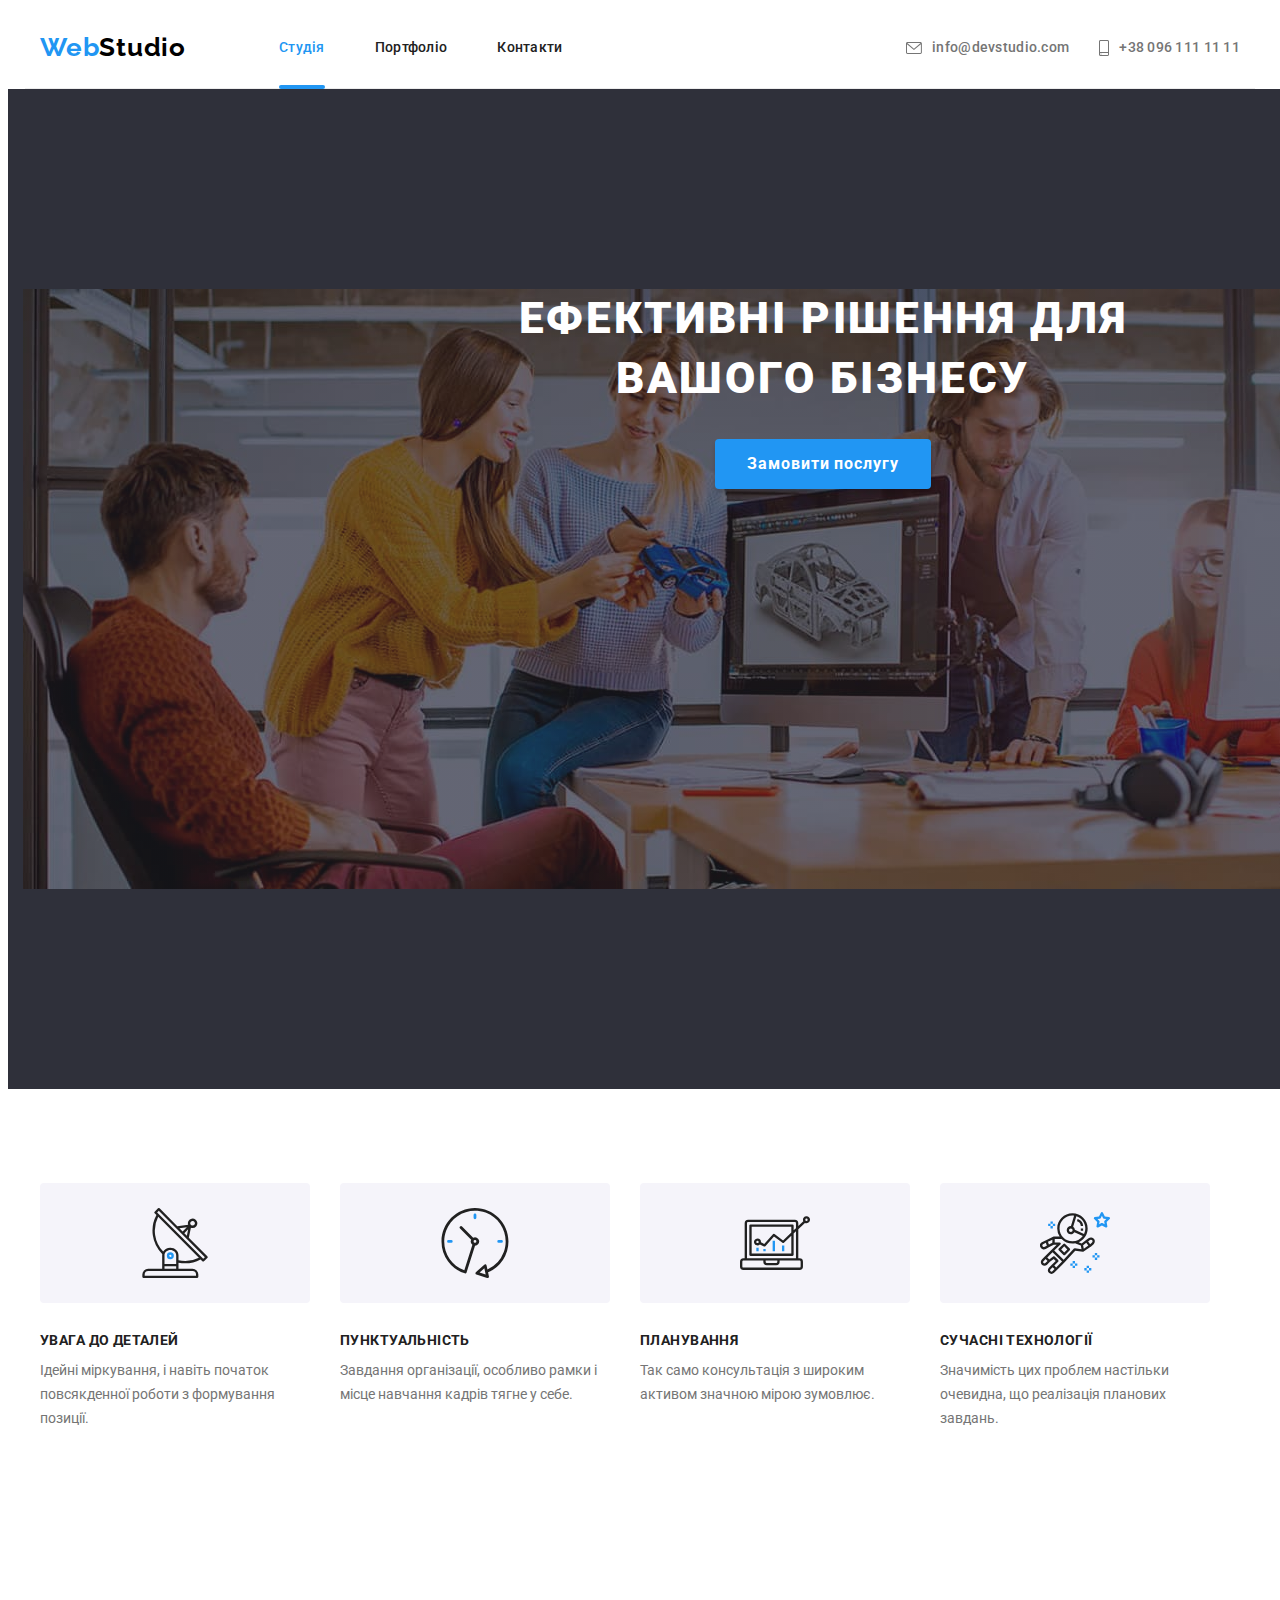
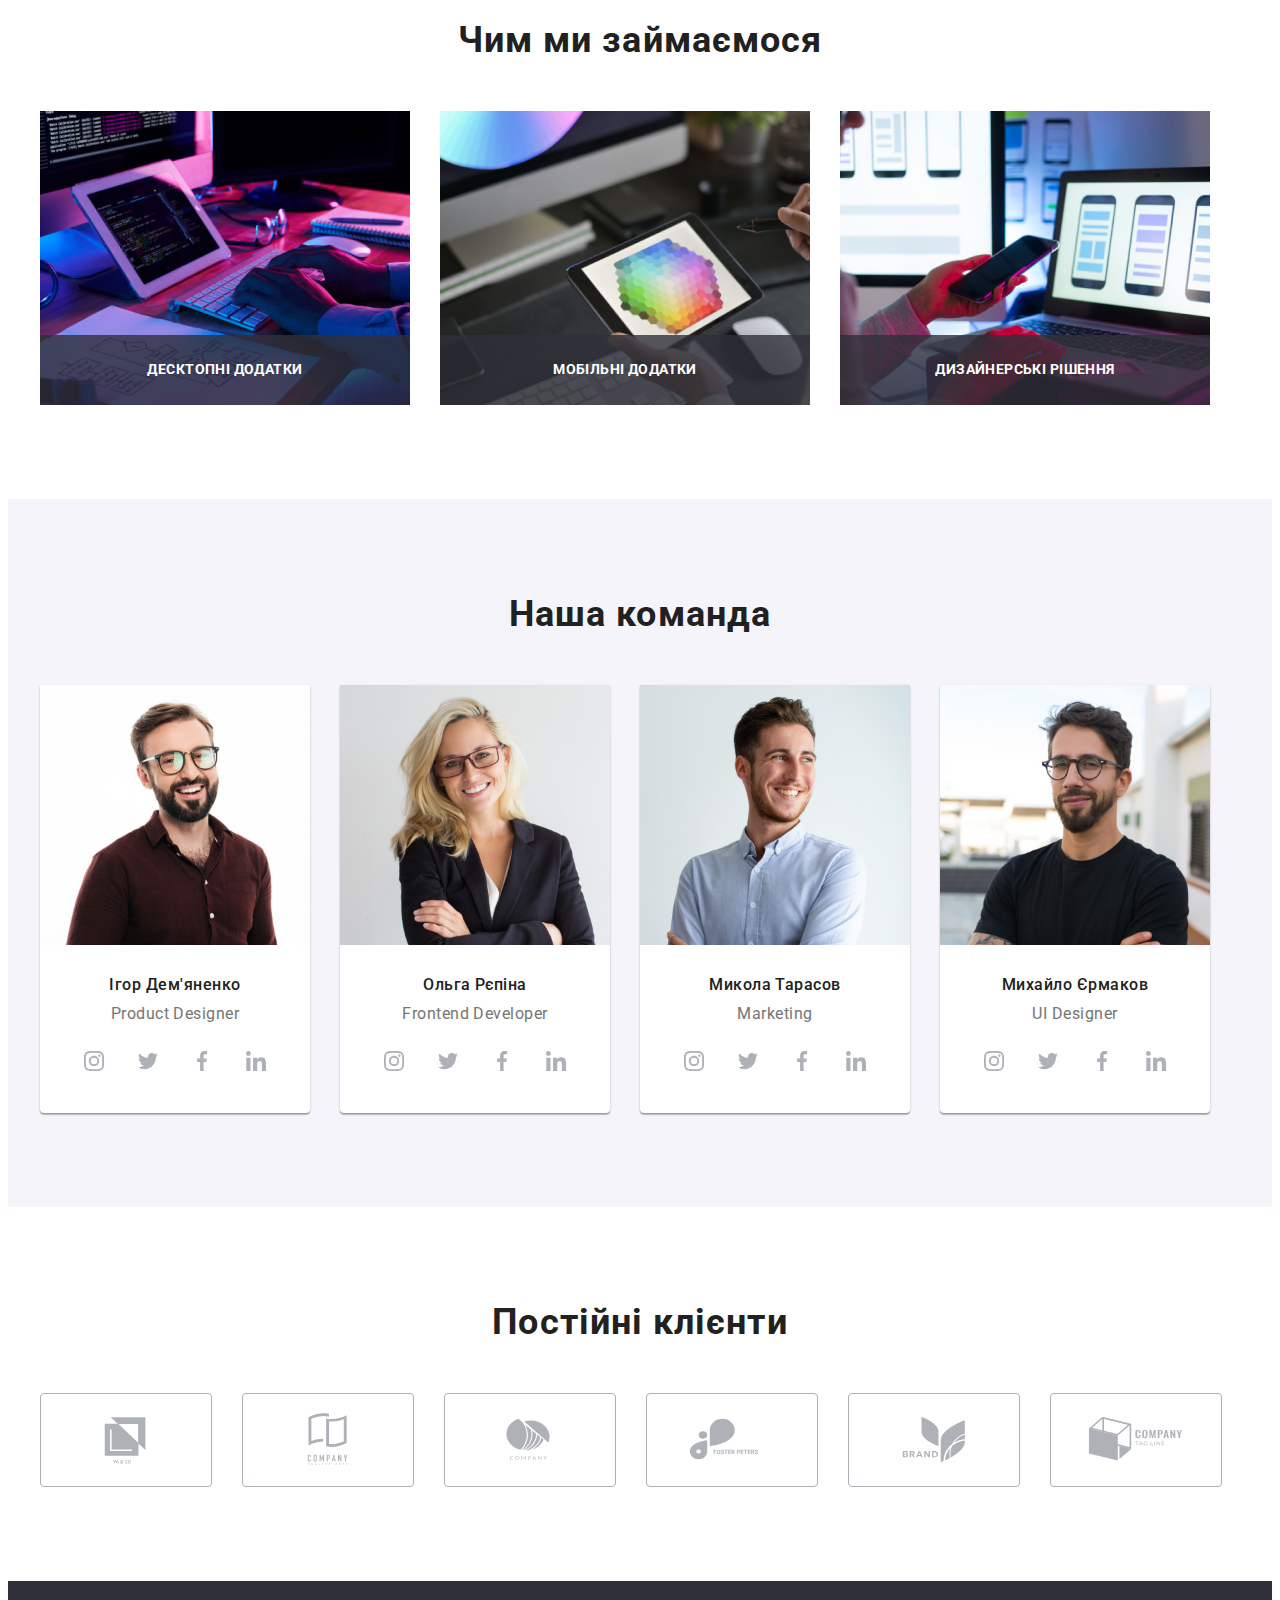
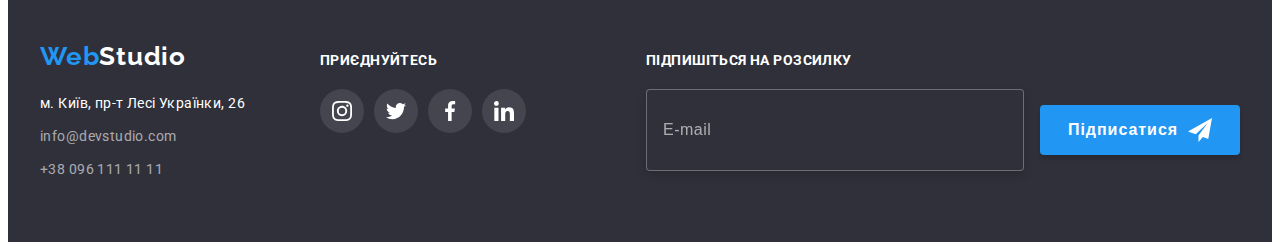
<file: index.html>
<!DOCTYPE html>
<html lang="uk">
  <head>
    <meta charset="UTF-8" />
    <meta http-equiv="X-UA-Compatible" content="IE=edge" />
    <meta name="viewport" content="width=device-width, initial-scale=1.0" />
    <title>Web studio (Version2.1) - Figma</title>
    <link
      href="https://fonts.googleapis.com/css2?family=Raleway:wght@700&family=Roboto:wght@400;500;700;900&display=swap"
      rel="stylesheet"
    />
    <!-- normalize -->
    <link
      rel="stylesheet"
      href="https://cdnjs.cloudflare.com/ajax/libs/modern-normalize/1.1.0/modern-normalize.min.css"
      integrity="sha512-wpPYUAdjBVSE4KJnH1VR1HeZfpl1ub8YT/NKx4PuQ5NmX2tKuGu6U/JRp5y+Y8XG2tV+wKQpNHVUX03MfMFn9Q=="
      crossorigin="anonymous"
      referrerpolicy="no-referrer"
    />
    <link rel="stylesheet" href="./css/main.min.css">
    <link rel="stylesheet" href="./css/styles.css" />
  </head>
  <body>
    <!-- Шапка -->
    <header>
      <div class="container header-container">
        <nav class="nav">
          <a href="./index.html" class="nav-link-logo"
            ><span class="nav-logo">Web</span><span class="nav-logocolor">Studio</span></a
          >
          <ul class="header-list">
            <li class="current-item">
              <a class="current nav-link nav-link-current" href="">Студія</a>
            </li>
            <li>
              <a href="./portfolio.html" class="nav-link">Портфоліо</a>
            </li>
            <li>
              <a href="" class="nav-link">Контакти</a>
            </li>
          </ul>
        </nav>
        <ul class="header-group">
          <li>
            <a class="contact" href="mailto:info@devstudio.com">
              <svg width="16" height="12">
                <use href="./images/icons.svg#icon-mail"></use>
              </svg>
              info@devstudio.com
            </a>
          </li>
          <li>
            <a class="contact" href="tel:+380961111111">
              <svg width="10" height="16">
                <use href="./images/icons.svg#icon-smartphone"></use>
              </svg>
              +38 096 111 11 11</a
            >
          </li>
        </ul>
      </div>
    </header>
    <!-- Головна -->
    <main>
      <section class="hero-section section">
        <div class="container overlay">
          <h1>Ефективні рішення для вашого бізнесу</h1>
          <button type="button" class="button-order" data-modal-open>Замовити послугу</button>
        </div>
      </section>
      <!-- Ососбливості -->
      <section class="about section">
        <div class="container">
          <h2 class="visually-hidden">Ососбливості</h2>
          <ul class="about__list">
            <li class="about__item">
              <div class="about__thumb">
                <svg class="about__icon" width="70" height="70">
                  <use href="./images/icons.svg#icon-antenna"></use>
                </svg>
              </div>

              <h3 class="about__title">УВАГА ДО ДЕТАЛЕЙ</h3>
              <p class="about__desc">Ідейні міркування, і навіть початок повсякденної роботи з формування позиції.</p>
            </li>

            <li class="about__item">
              <div class="about__thumb">
                <svg class="about__icon" width="70" height="70">
                  <use href="./images/icons.svg#icon-clock"></use>
                </svg>
              </div>
              <h3 class="about__title">ПУНКТУАЛЬНІСТЬ</h3>
              <p class="about__desc">Завдання організації, особливо рамки і місце навчання кадрів тягне у себе.</p>
            </li>

            <li class="about__item">
              <div class="about__thumb">
                <svg class="about__icon" width="70" height="70">
                  <use href="./images/icons.svg#icon-diagram"></use>
                </svg>
              </div>
              <h3 class="about__title">ПЛАНУВАННЯ</h3>
              <p class="about__desc">Так само консультація з широким активом значною мірою зумовлює.</p>
            </li>

            <li class="about__item">
              <div class="about__thumb">
                <svg class="about__icon" width="70" height="70">
                  <use href="./images/icons.svg#icon-astronaut"></use>
                </svg>
              </div>
              <h3 class="about__title">СУЧАСНІ ТЕХНОЛОГІЇ</h3>
              <p class="about__desc">Значимість цих проблем настільки очевидна, що реалізація планових завдань.</p>
            </li>
          </ul>
        </div>
      </section>
      <!-- Чим ми займаємося -->
      <section class="section work">
        <div class="container">
          <h2 class="work__title">Чим ми займаємося</h2>
          <ul class="work__list">
            <li class="work__item">
              <div class="card-thumb">
                <img
                  src="./images/img1.jpg"
                  alt="людина набирає текст на клавіатурі"
                  width="370"
                  height="294"
                />
                <p class="card-thumb__text">Десктопні додатки</p>
              </div>
            </li>
            <li class="work__item">
              <div class="card-thumb">
                <img src="./images/img2.jpg" alt="тримає планшет в руці" width="370" height="294" />
                <p class="card-thumb__text">Мобільні додатки</p>
              </div>
            </li>
            <li class="work__item">
              <div class="card-thumb">
                <img
                  src="./images/img3.jpg"
                  alt="тримає телефон в руці перед ноутбуком"
                  width="370"
                  height="294"
                />
                <p class="card-thumb__text">Дизайнерські рішення</p>
              </div>
            </li>
          </ul>
        </div>
      </section>
      <!-- Наша команда -->
      <section class="team section">
        <div class="container">
          <h2 class="team__title">Наша команда</h2>
          <ul class="team__list">
            <li class="team__item">
              <img src="./images/img4.jpg" alt="Ігор Дем'яненко" width="270" height="260" />
              <div class="team__our-teammate">
                <h3 class="team__name-title">Ігор Дем'яненко</h3>
                <p class="team__position">Product Designer</p>
                <ul class="team__social-list">
                  <li class="team__social-item">
                    <a
                      class="team__social-link"
                      href="https://instagram.com"
                      target="_blank"
                      rel="noopener noreferrer"
                      aria-label="Instagram"
                      ><svg class="team__social-icon" width="20" height="20">
                        <use href="./images/icons.svg#icon-instagram"></use></svg
                    ></a>
                  </li>
                  <li class="team__social-item">
                    <a
                      class="team__social-link"
                      href="https://twitter.com"
                      target="_blank"
                      rel="noopener noreferrer"
                      aria-label="Twitter"
                      ><svg class="team__social-icon" width="20" height="20">
                        <use href="./images/icons.svg#icon-twitter"></use></svg
                    ></a>
                  </li>
                  <li class="team__social-item">
                    <a
                      class="team__social-link"
                      href="https://facebook.com"
                      target="_blank"
                      rel="noopener noreferrer"
                      aria-label="Facebook"
                      ><svg class="team__social-icon" width="20" height="20">
                        <use href="./images/icons.svg#icon-facebook"></use></svg
                    ></a>
                  </li>
                  <li class="team__social-item">
                    <a
                      class="team__social-link"
                      href="https://linkedin.com"
                      target="_blank"
                      rel="noopener noreferrer"
                      aria-label="LinkedIn"
                      ><svg class="team__social-icon" width="20" height="20">
                        <use href="./images/icons.svg#icon-linkedin"></use></svg
                    ></a>
                  </li>
                </ul>
              </div>
            </li>
            <li class="team__item">
              <img src="./images/img5.jpg" alt="Ольга Рєпіна" width="270" height="260" />
              <div class="team__our-teammate">
                <h3 class="team__name-title">Ольга Рєпіна</h3>
                <p class="team__position">Frontend Developer</p>
                <ul class="team__social-list">
                  <li class="team__social-item">
                    <a
                      class="team__social-link"
                      href="https://instagram.com"
                      target="_blank"
                      rel="noopener noreferrer"
                      aria-label="Instagram"
                      ><svg class="team__social-icon" width="20" height="20">
                        <use href="./images/icons.svg#icon-instagram"></use></svg
                    ></a>
                  </li>
                  <li class="team__social-item">
                    <a
                      class="team__social-link"
                      href="https://twitter.com"
                      target="_blank"
                      rel="noopener noreferrer"
                      aria-label="Twitter"
                      ><svg class="team__social-icon" width="20" height="20">
                        <use href="./images/icons.svg#icon-twitter"></use></svg
                    ></a>
                  </li>
                  <li class="team__social-item">
                    <a
                      class="team__social-link"
                      href="https://facebook.com"
                      target="_blank"
                      rel="noopener noreferrer"
                      aria-label="Facebook"
                      ><svg class="team__social-icon" width="20" height="20">
                        <use href="./images/icons.svg#icon-facebook"></use></svg
                    ></a>
                  </li>
                  <li class="team__social-item">
                    <a
                      class="team__social-link"
                      href="https://linkedin.com"
                      target="_blank"
                      rel="noopener noreferrer"
                      aria-label="LinkedIn"
                      ><svg class="team__social-icon" width="20" height="20">
                        <use href="./images/icons.svg#icon-linkedin"></use></svg
                    ></a>
                  </li>
                </ul>
              </div>
            </li>
            <li class="team__item">
              <img src="./images/img6.jpg" alt="Микола Тарасов" width="270" height="260" />
              <div class="team__our-teammate">
                <h3 class="team__name-title">Микола Тарасов</h3>
                <p class="team__position">Marketing</p>
                <ul class="team__social-list">
                  <li class="team__social-item">
                    <a
                      class="team__social-link"
                      href="https://instagram.com"
                      target="_blank"
                      rel="noopener noreferrer"
                      aria-label="Instagram"
                      ><svg class="team__social-icon" width="20" height="20">
                        <use href="./images/icons.svg#icon-instagram"></use></svg
                    ></a>
                  </li>
                  <li class="team__social-item">
                    <a
                      class="team__social-link"
                      href="https://twitter.com"
                      target="_blank"
                      rel="noopener noreferrer"
                      aria-label="Twitter"
                      ><svg class="team__social-icon" width="20" height="20">
                        <use href="./images/icons.svg#icon-twitter"></use></svg
                    ></a>
                  </li>
                  <li class="team__social-item">
                    <a
                      class="team__social-link"
                      href="https://facebook.com"
                      target="_blank"
                      rel="noopener noreferrer"
                      aria-label="Facebook"
                      ><svg class="team__social-icon" width="20" height="20">
                        <use href="./images/icons.svg#icon-facebook"></use></svg
                    ></a>
                  </li>
                  <li class="team__social-item">
                    <a
                      class="team__social-link"
                      href="https://linkedin.com"
                      target="_blank"
                      rel="noopener noreferrer"
                      aria-label="LinkedIn"
                      ><svg class="team__social-icon" width="20" height="20">
                        <use href="./images/icons.svg#icon-linkedin"></use></svg
                    ></a>
                  </li>
                </ul>
              </div>
            </li>
            <li class="team__item">
              <img src="./images/img7.jpg" alt="Михайло Єрмаков" width="270" height="260" />
              <div class="team__our-teammate">
                <h3 class="team__name-title">Михайло Єрмаков</h3>
                <p class="team__position">UI Designer</p>
                <ul class="team__social-list">
                  <li class="team__social-item">
                    <a
                      class="team__social-link"
                      href="https://instagram.com"
                      target="_blank"
                      rel="noopener noreferrer"
                      aria-label="Instagram"
                      ><svg class="team__social-icon" width="20" height="20">
                        <use href="./images/icons.svg#icon-instagram"></use></svg
                    ></a>
                  </li>
                  <li class="team__social-item">
                    <a
                      class="team__social-link"
                      href="https://twitter.com"
                      target="_blank"
                      rel="noopener noreferrer"
                      aria-label="Twitter"
                      ><svg class="team__social-icon" width="20" height="20">
                        <use href="./images/icons.svg#icon-twitter"></use></svg
                    ></a>
                  </li>
                  <li class="team__social-item">
                    <a
                      class="team__social-link"
                      href="https://facebook.com"
                      target="_blank"
                      rel="noopener noreferrer"
                      aria-label="Facebook"
                      ><svg class="team__social-icon" width="20" height="20">
                        <use href="./images/icons.svg#icon-facebook"></use></svg
                    ></a>
                  </li>
                  <li class="team__social-item">
                    <a
                      class="team__social-link"
                      href="https://linkedin.com"
                      target="_blank"
                      rel="noopener noreferrer"
                      aria-label="LinkedIn"
                      ><svg class="team__social-icon" width="20" height="20">
                        <use href="./images/icons.svg#icon-linkedin"></use></svg
                    ></a>
                  </li>
                </ul>
              </div>
            </li>
          </ul>
        </div>
      </section>
      <!-- Наші клієнти -->
      <section class="section our-clients">
        <div class="container">
          <h2 class="our-clients__title">Постійні клієнти</h2>
          <ul class="our-clients__list">
            <li class="our-clients__item">
              <a class="our-clients__link" href="" target="_blank" rel="noopener noreferrer">
                <svg class="our-clients__logo" width="106" height="60">
                  <use href="./images/icons.svg#icon-Logo-1"></use></svg
              ></a>
            </li>
            <li class="our-clients__item">
              <a class="our-clients__link" href="" target="_blank" rel="noopener noreferrer">
                <svg class="our-clients__logo" width="106" height="60">
                  <use href="./images/icons.svg#icon-Logo-2"></use></svg
              ></a>
            </li>
            <li class="our-clients__item">
              <a class="our-clients__link" href="" target="_blank" rel="noopener noreferrer">
                <svg class="our-clients__logo" width="106" height="60">
                  <use href="./images/icons.svg#icon-Logo-3"></use></svg
              ></a>
            </li>
            <li class="our-clients__item">
              <a class="our-clients__link" href="" target="_blank" rel="noopener noreferrer">
                <svg class="our-clients__logo" width="106" height="60">
                  <use href="./images/icons.svg#icon-Logo-4"></use></svg
              ></a>
            </li>
            <li class="our-clients__item">
              <a class="our-clients__link" href="" target="_blank" rel="noopener noreferrer">
                <svg class="our-clients__logo" width="106" height="60">
                  <use href="./images/icons.svg#icon-Logo-5"></use></svg
              ></a>
            </li>
            <li class="our-clients__item">
              <a class="our-clients__link" href="" target="_blank" rel="noopener noreferrer">
                <svg class="our-clients__logo" width="106" height="60">
                  <use href="./images/icons.svg#icon-Logo-6"></use></svg
              ></a>
            </li>
          </ul>
        </div>
      </section>
    </main>
    <!-- Підвал -->
    <footer>
      <div class="container footer">
        <div class="adress-footer">
          <a href="./index.html" class="footer-logo"
            ><span class="footer-logo-color">Web</span
            ><span class="footer-logocolor">Studio</span></a
          >
          <address class="address">
            <ul class="adress-list">
              <li>
                <a
                  href="https://goo.gl/maps/HY2AUErTmm1fDFxa6"
                  target="_blank"
                  rel="noopener noreferrer"
                  class="footer-map-contact"
                  >м. Київ, пр-т Лесі Українки, 26</a
                >
              </li>
              <li>
                <a href="mailto:info@devstudio.com" class="footer-contact">info@devstudio.com</a>
              </li>
              <li><a href="tel:+380961111111" class="footer-contact">+38 096 111 11 11</a></li>
            </ul>
          </address>
        </div>

        <div class="our-social-links">
          <h2 class="join-in">Приєднуйтесь</h2>
          <ul class="social-links">
            <li class="social-item">
              <a
                class="social-link-footer"
                href="https://instagram.com"
                target="_blank"
                rel="noopener noreferrer"
                aria-label="Instagram"
                ><svg class="social-icon-footer" width="20" height="20">
                  <use href="./images/icons.svg#icon-instagram"></use></svg
              ></a>
            </li>
            <li class="social-item">
              <a
                class="social-link-footer"
                href="https://twitter.com"
                target="_blank"
                rel="noopener noreferrer"
                aria-label="Twitter"
                ><svg class="social-icon-footer" width="20" height="20">
                  <use href="./images/icons.svg#icon-twitter"></use></svg
              ></a>
            </li>
            <li class="social-item">
              <a
                class="social-link-footer"
                href="https://facebook.com"
                target="_blank"
                rel="noopener noreferrer"
                aria-label="Facebook"
                ><svg class="social-icon-footer" width="20" height="20">
                  <use href="./images/icons.svg#icon-facebook"></use></svg
              ></a>
            </li>
            <li class="social-item">
              <a
                class="social-link-footer"
                href="https://linkedin.com"
                target="_blank"
                rel="noopener noreferrer"
                aria-label="LinkedIn"
                ><svg class="social-icon-footer" width="20" height="20">
                  <use href="./images/icons.svg#icon-linkedin"></use></svg
              ></a>
            </li>
          </ul>
        </div>

        <div class="tg-input">
          <strong class="come-in">Підпишіться на розсилку</strong>
          <div class="tg-input-form" role="group">
            <form class="form-field">
              <label>
                <input class="footer-input" type="email" name="email" placeholder="E-mail" />
              </label>

              <button class="tg-btn" type="submit">
                Підписатися 

                <svg class="tg-icon" width="24" height="24">
                  <use href="./images/icons.svg#telegram"></use>
                </svg>
              </button>
            </form>
          </div>
        </div>
      </div>
    </footer>
    <!-- modal window -->
    <div class="backdrop is-hidden" data-modal>
      <div class="modal-window">
        <button class="modal-btn" type="button" data-modal-close>
          <svg class="close-icon" width="18" height="18">
            <use href="./images/icons.svg#close"></use>
          </svg>
        </button>

        <form class="modal-field">
          <strong class="modal-text-title">Залиште свої дані, ми вам передзвонимо</strong>
          <div class="modal-input" role="group">
            <label class="modal-label" for="name">
              <span class="modal-text-name">Ім'я</span>
              <input
                class="user-contact-input"
                type="text"
                name="name"
                id="name"
                required
              />
              <svg class="modal-icon" width="18" height="18">
                <use href="./images/icons.svg#person"></use>
              </svg>
            </label>

            <label class="modal-label" for="tel">
              <span class="modal-text-name">Телефон</span>
              <input
                class="user-contact-input"
                type="tel"
                name="tel"
                id="tel"
                required
              />
              <svg class="modal-icon" width="18" height="18">
                <use href="./images/icons.svg#phone-black"></use>
              </svg>
            </label>

            <label class="modal-label" for="email">
              <span class="modal-text-name">Пошта</span>
              <input
                class="user-contact-input"
                type="email"
                name="email"
                id="email"
                required
              />
              <svg class="modal-icon" width="18" height="18">
                <use href="./images/icons.svg#email-black"></use>
              </svg>
            </label>

            <label>
              <span class="modal-text-name">Коментар</span>
              <textarea
                class="textarea"
                name="feedback"
                rows="5"
                placeholder="Введіть текст"
              ></textarea>
            </label>

            <label for="checkbox" class="checkbox">
              <input
                class="chekbox-input visually-hidden"
                type="checkbox"
                name="checkbox"
                id="checkbox"
                required
              />

              <svg class="form-chek" width="16" height="15">
                <use class="uncheked" href="./images/icons.svg#icon-unchek"></use>
                <use class="cheked" href="./images/icons.svg#icon-check"></use>
              </svg>

              <span class="license-text"> Погоджуюся з розсилкою та приймаю</span>
              <a class="license-link" href="">Умови договору</a>
            </label>
          </div>
          <button type="submit" class="chek-modal-btn">Відправити</button>
        </form>
      </div>
    </div>
    <script src="./modal.js"></script>
  </body>
</html>
</file>
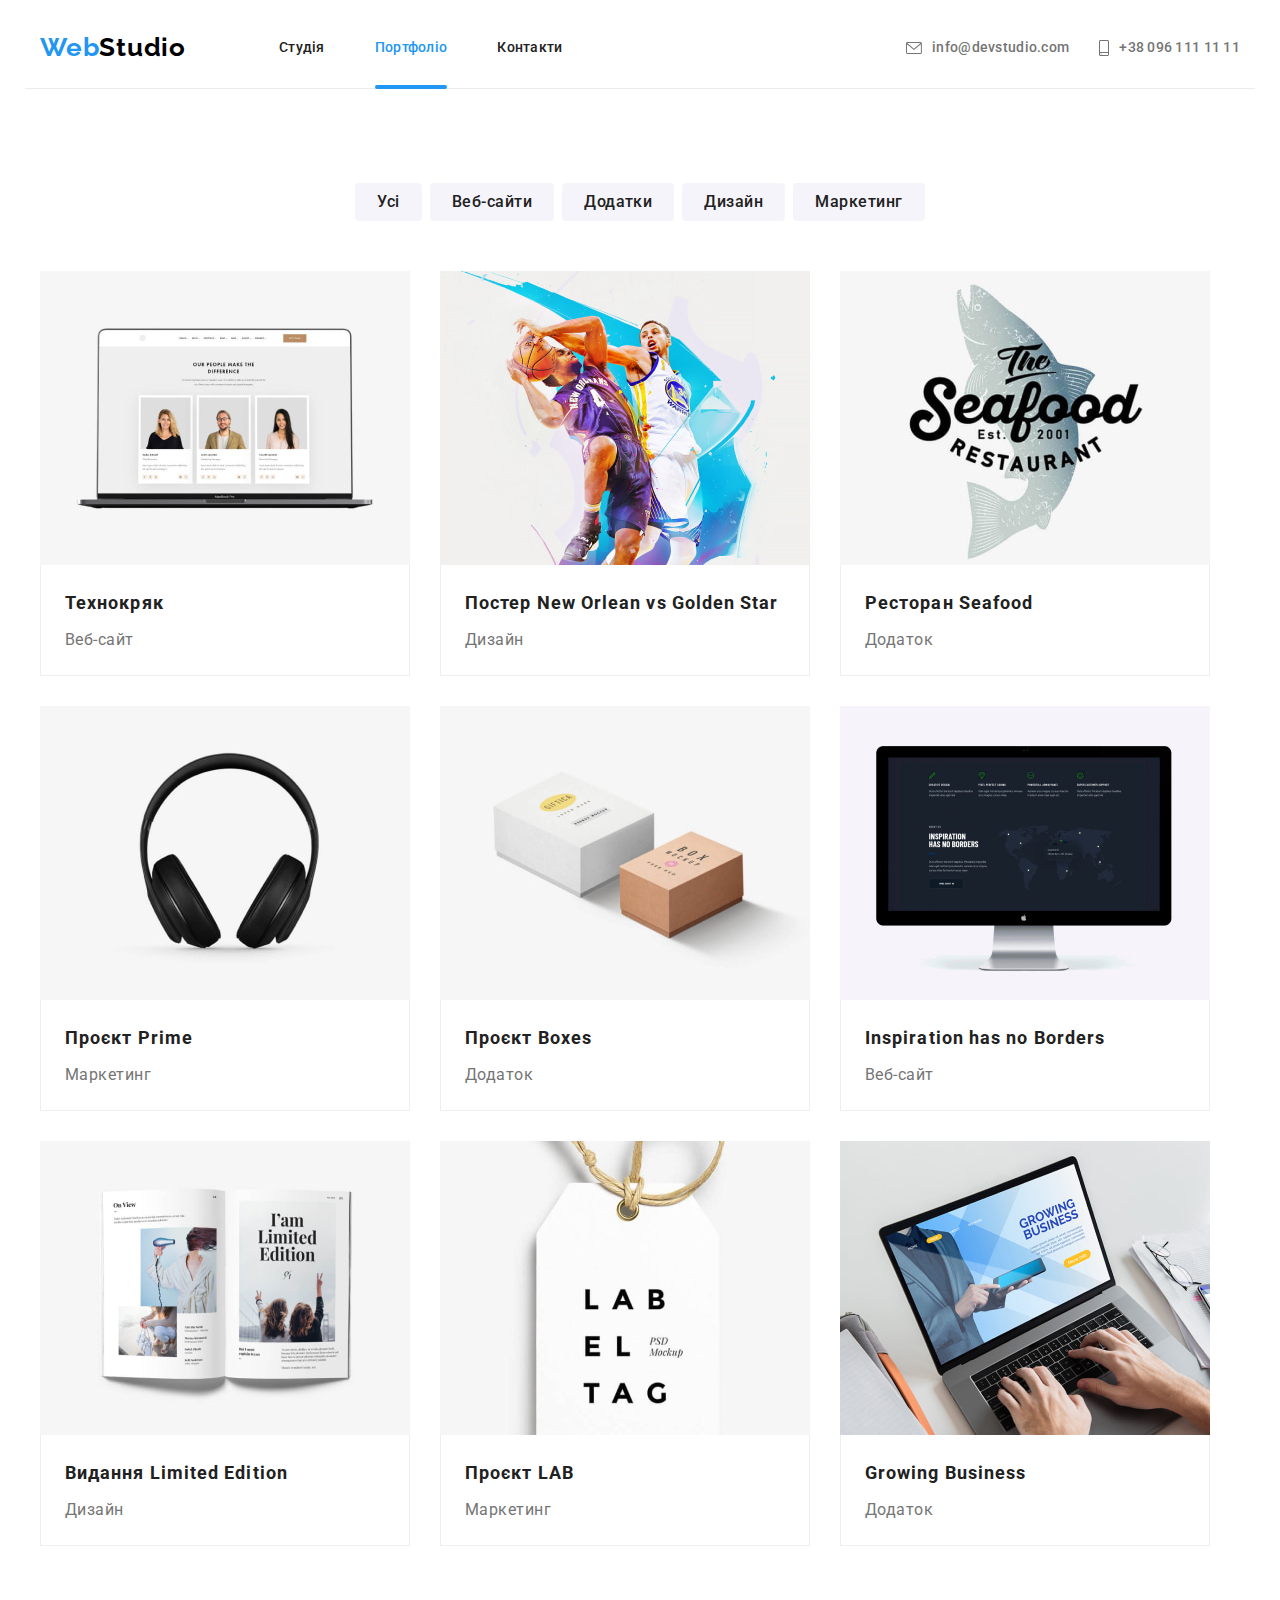
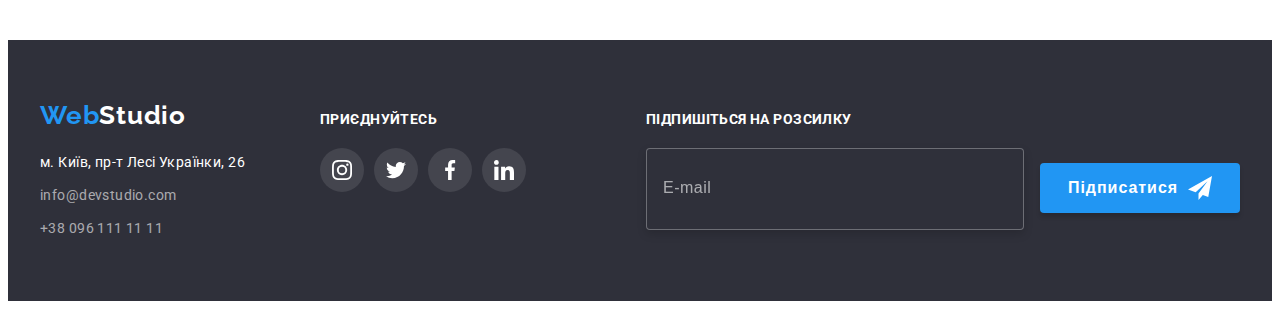
<file: portfolio.html>
<!DOCTYPE html>
<html lang="uk">
  <head>
    <meta charset="UTF-8" />
    <meta http-equiv="X-UA-Compatible" content="IE=edge" />
    <meta name="viewport" content="width=device-width, initial-scale=1.0" />
    <title>Web studio (Version2.1) - Figma</title>
    <link
      href="https://fonts.googleapis.com/css2?family=Raleway:wght@700&family=Roboto:wght@400;500;700;900&display=swap"
      rel="stylesheet"
    />
    <!-- normalize -->
    <link
      rel="stylesheet"
      href="https://cdnjs.cloudflare.com/ajax/libs/modern-normalize/1.1.0/modern-normalize.min.css"
      integrity="sha512-wpPYUAdjBVSE4KJnH1VR1HeZfpl1ub8YT/NKx4PuQ5NmX2tKuGu6U/JRp5y+Y8XG2tV+wKQpNHVUX03MfMFn9Q=="
      crossorigin="anonymous"
      referrerpolicy="no-referrer"
    />
    <link rel="stylesheet" href="./css/main.min.css">
    <link rel="stylesheet" href="./css/styles.css" />
  </head>
  <body>
    <!-- Шапка -->
    <header>
      <div class="container header-container">
        <nav class="nav">
          <a href="./index.html" class="nav-link-logo"
            ><span class="nav-logo">Web</span><span class="nav-logocolor">Studio</span></a
          >
          <ul class="header-list">
            <li>
              <a class="nav-link" href="./index.html">Студія</a>
            </li>
            <li class="current-item">
              <a href="./portfolio.html" class="current nav-link nav-link-current">Портфоліо</a>
            </li>
            <li>
              <a href="" class="nav-link">Контакти</a>
            </li>
          </ul>
        </nav>
        <ul class="header-group">
          <li>
            <a href="mailto:info@devstudio.com" class="contact">
              <svg class="" width="16" height="12">
                <use href="./images/icons.svg#icon-mail"></use>
              </svg>
              info@devstudio.com
            </a>
          </li>
          <li>
            <a href="tel:+380961111111" class="contact">
              <svg width="10" height="16">
                <use href="./images/icons.svg#icon-smartphone"></use>
              </svg>
              +38 096 111 11 11</a
            >
          </li>
        </ul>
      </div>
    </header>
    <!-- Головна -->
    <main>
      <section class="portfolio-container">
        <div class="container">
          <h1 class="visually-hidden">Портфоліо</h1>
          <ul class="radio-buttons">
            <li><button type="button" class="radio-button">Усі</button></li>
            <li><button type="button" class="radio-button">Веб-сайти</button></li>
            <li><button type="button" class="radio-button">Додатки</button></li>
            <li><button type="button" class="radio-button">Дизайн</button></li>
            <li><button type="button" class="radio-button">Маркетинг</button></li>
          </ul>
          <ul class="portfolio-list">
            <li class="portfolio-item">
              <a class="box-item" href="">
                <div class="thumb">
                  <img src="./images/img8.jpg" alt="ноутбук" width="370" height="294" />
                  <div class="thumb-text">
                    <p class="thumb-text-p">
                      Ресурс пропонує комплексні пропозиції з різним рівнем функціоналу та сервісів.
                      Все це дозволить відвідувачу отримати вичерпні відомості про компанію чи
                      приватну особу.
                    </p>
                  </div>
                </div>
                <div class="border-item">
                  <h2 class="work-title">Технокряк</h2>
                  <p class="box-name">Веб-сайт</p>
                </div>
              </a>
            </li>
            <li class="portfolio-item">
              <a class="box-item" href="">
                <div class="thumb">
                  <img src="./images/img9.jpg" alt="баскетболісти" width="370" height="294" />
                  <div class="thumb-text">
                    <p class="thumb-text-p">
                      Ресурс пропонує комплексні пропозиції з різним рівнем функціоналу та сервісів.
                      Все це дозволить відвідувачу отримати вичерпні відомості про компанію чи
                      приватну особу.
                    </p>
                  </div>
                </div>
                <div class="border-item">
                  <h2 class="work-title">Постер New Orlean vs Golden Star</h2>
                  <p class="box-name">Дизайн</p>
                </div>
              </a>
            </li>
            <li class="portfolio-item">
              <a class="box-item" href="">
                <div class="thumb">
                  <img src="./images/img10.jpg" alt="логотип ресторану" width="370" height="294" />
                  <div class="thumb-text">
                    <p class="thumb-text-p">
                      Ресурс пропонує комплексні пропозиції з різним рівнем функціоналу та сервісів.
                      Все це дозволить відвідувачу отримати вичерпні відомості про компанію чи
                      приватну особу.
                    </p>
                  </div>
                </div>
                <div class="border-item">
                  <h2 class="work-title">Ресторан Seafood</h2>
                  <p class="box-name">Додаток</p>
                </div>
              </a>
            </li>
            <li class="portfolio-item">
              <a class="box-item" href="">
                <div class="thumb">
                  <img src="./images/img11.jpg" alt="навушники" width="370" height="294" />
                  <div class="thumb-text">
                    <p class="thumb-text-p">
                      Ресурс пропонує комплексні пропозиції з різним рівнем функціоналу та сервісів.
                      Все це дозволить відвідувачу отримати вичерпні відомості про компанію чи
                      приватну особу.
                    </p>
                  </div>
                </div>
                <div class="border-item">
                  <h2 class="work-title">Проєкт Prime</h2>
                  <p class="box-name">Маркетинг</p>
                </div>
              </a>
            </li>
            <li class="portfolio-item">
              <a class="box-item" href="">
                <div class="thumb">
                  <img src="./images/img13.jpg" alt="дві коробки" width="370" height="294" />
                  <div class="thumb-text">
                    <p class="thumb-text-p">
                      Ресурс пропонує комплексні пропозиції з різним рівнем функціоналу та сервісів.
                      Все це дозволить відвідувачу отримати вичерпні відомості про компанію чи
                      приватну особу.
                    </p>
                  </div>
                </div>
                <div class="border-item">
                  <h2 class="work-title">Проєкт Boxes</h2>
                  <p class="box-name">Додаток</p>
                </div>
              </a>
            </li>
            <li class="portfolio-item">
              <a class="box-item" href="">
                <div class="thumb">
                  <img src="./images/img12.jpg" alt="монітор" width="370" height="294" />
                  <div class="thumb-text">
                    <p class="thumb-text-p">
                      Ресурс пропонує комплексні пропозиції з різним рівнем функціоналу та сервісів.
                      Все це дозволить відвідувачу отримати вичерпні відомості про компанію чи
                      приватну особу.
                    </p>
                  </div>
                </div>
                <div class="border-item">
                  <h2 class="work-title">Inspiration has no Borders</h2>
                  <p class="box-name">Веб-сайт</p>
                </div>
              </a>
            </li>
            <li class="portfolio-item">
              <a class="box-item" href="">
                <div class="thumb">
                  <img src="./images/img14.jpg" alt="книжка" width="370" height="294" />
                  <div class="thumb-text">
                    <p class="thumb-text-p">
                      Ресурс пропонує комплексні пропозиції з різним рівнем функціоналу та сервісів.
                      Все це дозволить відвідувачу отримати вичерпні відомості про компанію чи
                      приватну особу.
                    </p>
                  </div>
                </div>
                <div class="border-item">
                  <h2 class="work-title">Видання Limited Edition</h2>
                  <p class="box-name">Дизайн</p>
                </div>
              </a>
            </li>
            <li class="portfolio-item">
              <a class="box-item" href="">
                <div class="thumb">
                  <img src="./images/img15.jpg" alt="бірка" width="370" height="294" />
                  <div class="thumb-text">
                    <p class="thumb-text-p">
                      Ресурс пропонує комплексні пропозиції з різним рівнем функціоналу та сервісів.
                      Все це дозволить відвідувачу отримати вичерпні відомості про компанію чи
                      приватну особу.
                    </p>
                  </div>
                </div>
                <div class="border-item">
                  <h2 class="work-title">Проєкт LAB</h2>
                  <p class="box-name">Маркетинг</p>
                </div>
              </a>
            </li>
            <li class="portfolio-item">
              <a class="box-item" href="">
                <div class="thumb">
                  <img src="./images/img16.jpg" alt="ноутбук" width="370" height="294" />
                  <div class="thumb-text">
                    <p class="thumb-text-p">
                      Ресурс пропонує комплексні пропозиції з різним рівнем функціоналу та сервісів.
                      Все це дозволить відвідувачу отримати вичерпні відомості про компанію чи
                      приватну особу.
                    </p>
                  </div>
                </div>
                <div class="border-item">
                  <h2 class="work-title">Growing Business</h2>
                  <p class="box-name">Додаток</p>
                </div>
              </a>
            </li>
          </ul>
        </div>
      </section>
    </main>

    <!-- Підвал -->
    <footer>
      <div class="container footer">
        <div class="adress-footer">
          <a href="./index.html" class="footer-logo"
            ><span class="footer-logo-color">Web</span
            ><span class="footer-logocolor">Studio</span></a
          >
          <address class="address">
            <ul class="adress-list">
              <li>
                <a
                  href="https://goo.gl/maps/HY2AUErTmm1fDFxa6"
                  target="_blank"
                  rel="noopener noreferrer"
                  class="footer-map-contact"
                  >м. Київ, пр-т Лесі Українки, 26</a
                >
              </li>
              <li>
                <a href="mailto:info@devstudio.com" class="footer-contact">info@devstudio.com</a>
              </li>
              <li><a href="tel:+380961111111" class="footer-contact">+38 096 111 11 11</a></li>
            </ul>
          </address>
        </div>

        <div class="our-social-links">
          <h2 class="join-in">Приєднуйтесь</h2>
          <ul class="social-links">
            <li class="social-item">
              <a
                class="social-link-footer"
                href="https://instagram.com"
                target="_blank"
                rel="noopener noreferrer"
                aria-label="Instagram"
                ><svg class="social-icon-footer" width="20" height="20">
                  <use href="./images/icons.svg#icon-instagram"></use></svg
              ></a>
            </li>
            <li class="social-item">
              <a
                class="social-link-footer"
                href="https://twitter.com"
                target="_blank"
                rel="noopener noreferrer"
                aria-label="Twitter"
                ><svg class="social-icon-footer" width="20" height="20">
                  <use href="./images/icons.svg#icon-twitter"></use></svg
              ></a>
            </li>
            <li class="social-item">
              <a
                class="social-link-footer"
                href="https://facebook.com"
                target="_blank"
                rel="noopener noreferrer"
                aria-label="Facebook"
                ><svg class="social-icon-footer" width="20" height="20">
                  <use href="./images/icons.svg#icon-facebook"></use></svg
              ></a>
            </li>
            <li class="social-item">
              <a
                class="social-link-footer"
                href="https://linkedin.com"
                target="_blank"
                rel="noopener noreferrer"
                aria-label="LinkedIn"
                ><svg class="social-icon-footer" width="20" height="20">
                  <use href="./images/icons.svg#icon-linkedin"></use></svg
              ></a>
            </li>
          </ul>
        </div>
        <div class="tg-input">
          <strong class="come-in">Підпишіться на розсилку</strong>
          <div class="tg-input-form">
            <form class="form-field">
              <label>
                <input class="footer-input" type="email" name="email" placeholder="E-mail" />
              </label>

              <button class="tg-btn" type="submit">
                Підписатися

                <svg class="tg-icon" width="24" height="24">
                  <use href="./images/icons.svg#telegram"></use>
                </svg>
              </button>
            </form>
          </div>
        </div>
      </div>
    </footer>
  </body>
</html>
</file>
<file: css/styles.css>
/* :root {
  --button-color: #2196f3;
  --headline-color: #212121;
  --text-color: #757575;
  --main-cl: #ffffff;
  --section-bg-cl: #2f303a;
  --bcg-btn-cl: #f5f4fa;
  
  --animation: 250ms cubic-bezier(0.4, 0, 0.2, 1);
}  */

/* body {
  background-color: var(--main-cl);
  color: var(--text-color);
  font-family: 'Roboto', sans-serif;
} */

/* Reset */

/* a {
  text-decoration: none;
}

ul {
  list-style: none;
}

h1,
h2,
h3,
h4,
h5,
h6,
p,
ul {
  margin: 0;
  padding: 0;
}

img {
  display: block;
} */

/* Index.html */
/* Шапка */

/* .container {
  width: 1200px;
  padding-right: 15px;
  padding-left: 15px;
  margin-right: auto;
  margin-left: auto;
}

.section {
  padding-top: 94px;
  padding-bottom: 94px;
} */

/* .header-list {
  display: flex;
  margin-left: 93px;
  gap: 50px;
}

.header-container {
  display: flex;
  align-items: center;
  border-bottom: 1px solid #ececec;
}

.nav {
  display: flex;
  align-items: center;
  margin-right: auto;
}

.header-group {
  display: flex;
  gap: 30px;
}

.nav-link-logo {
  font-family: 'Raleway';
  font-weight: 700;
  font-size: 26px;
  line-height: 1.2;
  letter-spacing: 0.03em;
}

.nav-logo {
  color: var(--button-color);
}

.nav-logocolor {
  color: #000;
}

.nav-link {
  color: var(--headline-color);
  font-weight: 500;
  font-size: 14px;
  line-height: 1.14;
  letter-spacing: 0.02em;
  padding-top: 32px;
  padding-bottom: 32px;
  display: block;
  transition: color var(--animation);
}

.nav-link:hover,
.nav-link:focus {
  color: var(--button-color);
}

.current {
  color: var(--button-color);
}

.current-item {
  position: relative;
}

.nav-link-current::after {
  content: '';
  display: inline-block;

  position: absolute;
  left: 0;
  bottom: -1.5px;

  width: 100%;
  height: 4px;
  background-color: var(--button-color);
  border-radius: 2px;
}

.contact {
  display: flex;
  align-items: center;
  gap: 10px;
  color: var(--text-color);
  font-family: 'Roboto';
  font-weight: 500;
  font-size: 14px;
  line-height: 1.14;
  letter-spacing: 0.02em;
  fill: var(--text-color);
  transition: color var(--animation), fill var(--animation);
}

.contact:hover,
.contact:focus {
  color: var(--button-color);
  fill: var(--button-color);
} */

/* Головна */

/* .hero-section {
  padding-bottom: 0;
  padding-top: 0;
}

.overlay {
  background-color: var(--section-bg-cl);
  padding-top: 200px;
  padding-bottom: 200px;

  width: 1600px;
  height: 600px;
  background-image: linear-gradient(to right, #2f303a66, #2f303a66), url(../images/bcgimg.jpg);
  background-repeat: no-repeat;
  background-position: center;
} */

/* h1 {
  color: var(--main-cl);
  font-weight: 900;
  font-size: 44px;
  line-height: 1.36;
  text-align: center;
  letter-spacing: 0.06em;
  text-transform: uppercase;
  margin-bottom: 30px;
  width: 696px;
  margin-left: auto;
  margin-right: auto;
} */

/* .button-order {
  display: block;
  margin-right: auto;
  margin-left: auto;
  color: var(--main-cl);
  background-color: var(--button-color);
  font-family: 'Roboto';
  font-weight: 700;
  font-size: 16px;
  line-height: 1.88;
  letter-spacing: 0.06em;
  box-shadow: 0px 4px 4px rgba(0, 0, 0, 0.15);
  border-radius: 4px;
  cursor: pointer;
  border: none;
  width: 216px;
  height: 50px;
  transition: background-color var(--animation);
}

.button-order:hover,
.button-order:focus {
  background-color: #188ce8;
} */

/**
  |============================
  | ABOUT
  |============================
*/

/* .about__thumb {
  display: flex;
  align-items: center;
  justify-content: center;
  height: 120px;
  background-color: var(--bcg-btn-cl);
  border-radius: 4px;
  margin-bottom: 30px;
}

.about__list {
  display: inline-flex;
  gap: 30px;
}

.about__item {
  width: 270px;
}

.about__title {
  margin-bottom: 10px;
    color: var(--headline-color);
  font-weight: 700;
  font-size: 14px;
  line-height: 1.14;
  letter-spacing: 0.03em;
  text-transform: uppercase;
}

.about__desc {
  font-size: 14px;
  line-height: 1.71;
} */


/**
  |============================
  | WORK
  |============================
*/

/* .work {
  padding-top: 0;
}

.work__title {
  color: var(--headline-color);
  font-weight: 700;
  font-size: 36px;
  line-height: 1.17;
  text-align: center;
  letter-spacing: 0.03em;
  margin-bottom: 50px;
}

.work__list {
  display: flex;
  gap: 30px;
}

.card-thumb {
  position: relative;
}

.card-thumb__text {
  position: absolute;
  bottom: 0;
  left: 0;
  color: var(--main-cl);
  font-weight: 700;
  font-size: 14px;
  line-height: 1.14;
  letter-spacing: 0.03em;
  text-transform: uppercase;
  background-color: rgba(47, 48, 58, 0.8);
  width: 100%;
  height: 70px;
  display: flex;
  justify-content: center;
  align-items: center;
} */

/**
  |============================
  | TEAM
  |============================
*/
/* 
.team {
  background-color: #f5f4fa;
}

.team__title {
  color: var(--headline-color);
  font-weight: 700;
  font-size: 36px;
  line-height: 1.17;
  text-align: center;
  letter-spacing: 0.03em;
  margin-bottom: 50px;
}

.team__social-list {
  display: flex;
  gap: 10px;
  justify-content: center;
}

.team__name-title {
  color: var(--headline-color);
  font-weight: 500;
  font-size: 16px;
  line-height: 1.19;
  text-align: center;
  letter-spacing: 0.03em;
  margin-bottom: 10px;
}

.team__list {
  display: flex;
  gap: 30px;
}

.team__position {
  margin-bottom: 16px;
  font-weight: 400;
  font-size: 16px;
  line-height: 1.19;
  text-align: center;
  letter-spacing: 0.03em;
}

.team__social-link {
  display: flex;
  align-items: center;
  justify-content: center;
  width: 44px;
  height: 44px;
  border-radius: 50%;
  background-color: var(--main-cl);
  transition: background-color var(--animation);
}

.team__social-link:hover,
.team__social-link:focus {
  background-color: var(--button-color);
}

.team__social-icon {
  fill: #afb1b8;
  transition: fill var(--animation);
}

.team__social-link:hover .team__social-icon,
.team__social-link:focus .team__social-icon {
  fill: var(--main-cl);
}

.team__item {
  box-shadow: 0px 1px 3px rgba(0, 0, 0, 0.12), 0px 1px 1px rgba(0, 0, 0, 0.14),
    0px 2px 1px rgba(0, 0, 0, 0.2);
  border-radius: 0px 0px 4px 4px;
  background-color: var(--main-cl);
}



.team__our-teammate {
  padding-top: 30px;
  padding-bottom: 30px;
} */


/**
  |============================
  | OUR CLIENTS
  |============================
*/

/* .our-clients__title {
  font-weight: 700;
font-size: 36px;
line-height: 1.17;
text-align: center;
letter-spacing: 0.03em;
color: var(--headline-color);
margin-bottom: 50px;  
}

.our-clients__list {
  display: flex;
  gap: 30px;
}

.our-clients__link {
  display: flex;
  align-items: center;
  justify-content: center;
  width: 170px;
  height: 92px;
  border: 1px solid #afb1b8;
  border-radius: 4px;
  transition: border-color var(--animation);
}

.our-clients__link:hover,
.our-clients__link:focus {
  border: 1px solid var(--button-color);
}

.our-clients__link:hover .our-clients__logo,
.our-clients__link:focus .our-clients__logo {
  fill: var(--button-color);
}

.our-clients__logo {
  fill: #afb1b8;
  transition: fill var(--animation);
} */

/**
  |============================
  | FOOTER
  |============================
*/

/* .footer {
  display: flex;
  align-items: baseline;
}

footer {
  background-color: #2f303a;
  padding-bottom: 60px;
  padding-top: 60px;
}

.adress-footer {
  margin-right: 75px;
}

.footer-logo {
  font-family: 'Raleway';
  font-weight: 700;
  font-size: 26px;
  line-height: 1.2;
  letter-spacing: 0.03em;
}

.footer-logo-color {
  color: var(--button-color);
}

.footer-logocolor {
  color: var(--main-cl);
}

address {
  margin-top: 20px;
}

.adress-list {
  font-weight: 400;
  font-size: 14px;
  line-height: 1.71;
  letter-spacing: 0.03em;
  font-style: normal;
}

.footer .adress-list li {
  margin-bottom: 9px;
}

.footer .adress-list li:last-child {
  margin: 0;
}

.footer-map-contact {
  color: var(--main-cl);
  transition: color var(--animation);
}

.footer-map-contact:hover,
.footer-map-contact:focus {
  color: var(--button-color);
}

.footer-contact {
  color: rgba(255, 255, 255, 0.6);
  transition: color var(--animation);
}

.footer-contact:hover,
.footer-contact:focus {
  color: var(--button-color);
}

.social-links {
  display: flex;
  gap: 10px;
}

.social-icon-footer {
  fill: var(--main-cl);
}

.social-link-footer {
  display: flex;
  align-items: center;
  justify-content: center;
  width: 44px;
  height: 44px;
  border-radius: 50%;
  background-color: #ffffff1a;
  transition: background-color var(--animation);
}

.social-link-footer:hover,
.social-link-footer:focus {
  background-color: var(--button-color);
}

.our-social-links {
  margin-right: 93px;
} */

/* .join-in {
  font-weight: 700;
  font-size: 14px;
  line-height: 1.14;
  letter-spacing: 0.03em;
  text-transform: uppercase;

  color: var(--main-cl);
  margin-bottom: 20px;
}

.tg-input {
  margin-left: auto;
}

.footer-input {
  margin-right: 12px;
  color: #FFFFFF99;
}

.come-in {
  display: block;
  font-weight: 700;
  font-size: 14px;
  line-height: 1.14;
  letter-spacing: 0.03em;
  text-transform: uppercase;
  color: var(--main-cl);
  margin-bottom: 20px;
}

.footer-input {
  width: 358px;
  height: 50px;
  background-color: #2f303a;
  padding-left: 16px;
  padding-top: 15px;
  padding-bottom: 15px;
  border: 1px solid rgba(255, 255, 255, 0.3);
  filter: drop-shadow(0px 4px 4px rgba(0, 0, 0, 0.15));
  border-radius: 4px;
}

.form-field input::placeholder {
  font-size: 16px;
  line-height: 1.25;
  display: flex;
  align-items: center;
  letter-spacing: 0.03em;
  color: rgba(255, 255, 255, 0.6);
}

.tg-btn {
  position: relative;
  width: 200px;
  height: 50px;
  color: var(--main-cl);
  background-color: #2196f3;
  box-shadow: 0px 4px 4px rgba(0, 0, 0, 0.15);
  border: none;
  border-radius: 4px;
  text-align: start;
  font-weight: 700;
  font-size: 16px;
  line-height: 1.88;
  letter-spacing: 0.06em;
  padding-top: 10px;
  padding-bottom: 10px;
  padding-left: 28px;
  cursor: pointer;
  gap: 10px;
}

.tg-icon {
  position: absolute;
  top: 13px;
  right: 28px;
} */

/* Portfolio.html */

/* .portfolio-list {
  display: flex;
  flex-wrap: wrap;
  gap: 30px;
}

.radio-button {
  font-family: inherit;
  color: var(--headline-color);
  background-color: var(--bcg-btn-cl);
  font-weight: 500;
  font-size: 16px;
  line-height: 1.62;
  text-align: center;
  letter-spacing: 0.03em;
  border: 0;
  cursor: pointer;
  padding-top: 6px;
  padding-bottom: 6px;
  padding-left: 22px;
  padding-right: 22px;
  border-radius: 4px;
  transition: background-color var(--animation), color var(--animation), box-shadow var(--animation);
}

.radio-button:hover,
.radio-button:focus {
  color: var(--main-cl);
  background-color: var(--button-color);
  box-shadow: 0px 3px 1px rgba(0, 0, 0, 0.1), 0px 1px 2px rgba(0, 0, 0, 0.08),
    0px 2px 2px rgba(0, 0, 0, 0.12);
}

.radio-buttons {
  display: flex;
  justify-content: center;
  gap: 8px;
  margin-left: auto;
  margin-right: auto;
  margin-bottom: 50px;
}

.visually-hidden {
  position: absolute;
  width: 1px;
  height: 1px;
  margin: -1px;
  border: 0;
  padding: 0;
  white-space: nowrap;
  clip-path: inset(100%);
  clip: rect(0 0 0 0);
  overflow: hidden;
}

.box-item {
  display: block;
  transition: box-shadow var(--animation);
}

.box-item:hover,
.box-item:focus {
  box-shadow: 0px 1px 1px rgba(0, 0, 0, 0.12), 0px 4px 4px rgba(0, 0, 0, 0.06),
    1px 4px 6px rgba(0, 0, 0, 0.16);
}

.work-title {
  color: var(--headline-color);
  font-weight: 700;
  font-size: 18px;
  line-height: 2;
  letter-spacing: 0.06em;
  text-align: left;
  margin-bottom: 4px;
}


.box-name {
  text-align: left;
  color: var(--text-color);
    font-size: 16px;
  line-height: calc(30 / 16);
  letter-spacing: 0.03em;
}

.border-item {
  border: 1px solid #eeeeee;
  border-top: none;
  padding-top: 20px;
  padding-right: 24px;
  padding-bottom: 20px;
  padding-left: 24px;
}

.portfolio-container {
  padding-bottom: 94px;
  padding-top: 94px;
}

.thumb {
  position: relative;
  overflow: hidden;
}

.thumb-text {
  position: absolute;

  width: 100%;
  height: 100%;
  top: 0;
  display: flex;
  align-items: center;
  justify-content: center;
  transform: translateY(101%);
  padding: 63px 24px;
  background-color: rgba(33, 150, 243, 0.9);
  transition: transform var(--animation);
}

.portfolio-item:hover .thumb-text {
  transform: translateY(0);
}

.thumb-text-p {
  color: var(--main-cl);

  font-size: 18px;
  line-height: 1.55;
  letter-spacing: 0.03em;
} */

/* modal window */

/* .backdrop {
  position: fixed;
  top: 0;
  left: 0;
  z-index: 10000;

  width: 100%;
  height: 100%;
  background-color: rgba(0, 0, 0, 0.2);
  transition: opacity 500ms, visibility 300ms;
}

.backdrop.is-hidden {
  opacity: 0;
  pointer-events: none;
  visibility: hidden;
}

.modal-window {
  position: absolute;
  top: 50%;
  left: 50%;
  transform: translate(-50%, -50%);
  width: 528px;
  background-color: var(--main-cl);
  box-shadow: 0px 1px 3px rgba(0, 0, 0, 0.12), 0px 1px 1px rgba(0, 0, 0, 0.14),
    0px 2px 1px rgba(0, 0, 0, 0.2);
  border-radius: 4px;
  padding: 40px;
}

.modal-btn {
  position: absolute;
  top: 8px;
  right: 8px;
  padding: 0;
  display: flex;
  align-items: center;
  justify-content: center;
  width: 30px;
  height: 30px;
  border: 1px solid rgba(0, 0, 0, 0.1);
  background-color: var(--main-cl);
  border-radius: 50%;
  cursor: pointer;
  transition: fill var(--animation);
}

.modal-btn:hover,
.modal-btn:focus {
  fill: var(--button-color);
}

.modal-field {
  display: inline-flex;
  flex-direction: column;
  width: 100%;
}

.modal-text-title {
  font-weight: 700;
  font-size: 20px;
  line-height: 1.15;
  text-align: center;
  letter-spacing: 0.03em;
  margin-bottom: 30px;
  color: var(--headline-color);
}

.textarea {
  resize: none;
  width: 100%;
  height: 120px;
  border: 1px solid rgba(33, 33, 33, 0.2);
  border-radius: 4px;
  margin-top: 4px;
  padding: 12px 16px;
  outline: transparent;
  transition: border var(--animation);
}

.textarea:focus, 
.textarea:hover {
  border: 1px solid var(--button-color);
}

.textarea:not(:placeholder-shown) {
  font-size: 14px;
  line-height: 1.12;
  letter-spacing: 0.03em;
  color: var(--headline-color);
}

textarea[placeholder] {
  font-weight: 400;
  font-size: 12px;
  line-height: 14px;
  letter-spacing: 0.01em;

  color: rgba(117, 117, 117, 0.5);
  margin-bottom: 20px;
}

.modal-text-name {
  display: block;
  font-size: 12px;
  line-height: 1.16;
  letter-spacing: 0.01em;
  color: var(--text-color);
}

.license-link {
    font-size: 14px;
  line-height: 1.7;
  letter-spacing: 0.03em;
  text-decoration: underline;
  color: var(--button-color);
}

.license-text {
  font-size: 14px;
  line-height: 1.7;
  letter-spacing: 0.03em;
  color: var(--text-color);

  -webkit-touch-callout: none;
  -webkit-user-select: none;
  -khtml-user-select: none;
  -moz-user-select: none;
  -ms-user-select: none;
  user-select: none;
}

.chek-modal-btn {
  width: 200px;
  height: 50px;
  background-color: var(--button-color);
  box-shadow: 0px 4px 4px rgba(0, 0, 0, 0.15);
  border-radius: 4px;
  border: none;

  font-weight: 700;
  font-size: 16px;
  line-height: 1.88;
  letter-spacing: 0.06em;

  color: var(--main-cl);
  display: block;
  margin: 0 auto;
  cursor: pointer;
}

.chek-modal-btn:hover,
.chek-modal-btn:focus {
  background-color: #188ce8;
}

.modal-label {
  display: block;
  margin-bottom: 10px;
  position: relative;
}

.user-contact-input {
  width: 100%;
  height: 40px;

  border: 1px solid rgba(33, 33, 33, 0.2);
  border-radius: 4px;
  margin-top: 4px;
  padding: 0 0 0 42px;
  outline: transparent;
  transition: border var(--animation);
}

.user-contact-input:focus, 
.user-contact-input:hover {
  border: 1px solid var(--button-color);
}

.modal-icon {
  position: absolute;
  top: 50%;
  left: 12px;
}

.modal-icon {
  transition: fill var(--animation);
}

.user-contact-input:focus + .modal-icon, 
.user-contact-input:hover + .modal-icon {
  fill: var(--button-color);
}

.checkbox {
  display: flex;
  align-items: center;
  justify-content: center;
  gap: 8px;
  margin-bottom: 30px;
}

.cheked {
  opacity: 0;
  transition: opacity var(--animation);
}

.chekbox-input:checked + .form-chek .cheked {
  opacity: 1;
} */
</file>
<file: css/main.min.css>
.about__thumb{display:-webkit-box;display:-ms-flexbox;display:flex;-webkit-box-align:center;-ms-flex-align:center;align-items:center;-webkit-box-pack:center;-ms-flex-pack:center;justify-content:center;height:120px;background-color:var(--bcg-btn-cl);border-radius:4px;margin-bottom:30px}.about__list{display:-webkit-inline-box;display:-ms-inline-flexbox;display:inline-flex;gap:30px}.about__item{width:270px}.about__title{margin-bottom:10px;color:var(--headline-color);font-weight:700;font-size:14px;line-height:1.14;letter-spacing:.03em;text-transform:uppercase}.about__desc{font-size:14px;line-height:1.71}.work{padding-top:0}.work__title{color:var(--headline-color);font-weight:700;font-size:36px;line-height:1.17;text-align:center;letter-spacing:.03em;margin-bottom:50px}.work__list{display:-webkit-box;display:-ms-flexbox;display:flex;gap:30px}.card-thumb{position:relative}.card-thumb__text{position:absolute;bottom:0;left:0;color:var(--main-cl);font-weight:700;font-size:14px;line-height:1.14;letter-spacing:.03em;text-transform:uppercase;background-color:rgba(47,48,58,.8);width:100%;height:70px;display:-webkit-box;display:-ms-flexbox;display:flex;-webkit-box-pack:center;-ms-flex-pack:center;justify-content:center;-webkit-box-align:center;-ms-flex-align:center;align-items:center}.team{background-color:#f5f4fa}.team__title{color:var(--headline-color);font-weight:700;font-size:36px;line-height:1.17;text-align:center;letter-spacing:.03em;margin-bottom:50px}.team__social-list{display:-webkit-box;display:-ms-flexbox;display:flex;gap:10px;-webkit-box-pack:center;-ms-flex-pack:center;justify-content:center}.team__name-title{color:var(--headline-color);font-weight:500;font-size:16px;line-height:1.19;text-align:center;letter-spacing:.03em;margin-bottom:10px}.team__list{display:-webkit-box;display:-ms-flexbox;display:flex;gap:30px}.team__position{margin-bottom:16px;font-weight:400;font-size:16px;line-height:1.19;text-align:center;letter-spacing:.03em}.team__social-link{display:-webkit-box;display:-ms-flexbox;display:flex;-webkit-box-align:center;-ms-flex-align:center;align-items:center;-webkit-box-pack:center;-ms-flex-pack:center;justify-content:center;width:44px;height:44px;border-radius:50%;background-color:var(--main-cl);-webkit-transition:background-color var(--animation);transition:background-color var(--animation)}.team__social-link:hover,.team__social-link:focus{background-color:var(--button-color)}.team__social-icon{fill:#afb1b8;-webkit-transition:fill var(--animation);transition:fill var(--animation)}.team__social-link:hover .team__social-icon,.team__social-link:focus .team__social-icon{fill:var(--main-cl)}.team__item{-webkit-box-shadow:0px 1px 3px rgba(0,0,0,.12),0px 1px 1px rgba(0,0,0,.14),0px 2px 1px rgba(0,0,0,.2);box-shadow:0px 1px 3px rgba(0,0,0,.12),0px 1px 1px rgba(0,0,0,.14),0px 2px 1px rgba(0,0,0,.2);border-radius:0px 0px 4px 4px;background-color:var(--main-cl)}.team__our-teammate{padding-top:30px;padding-bottom:30px}.our-clients__title{font-weight:700;font-size:36px;line-height:1.17;text-align:center;letter-spacing:.03em;color:var(--headline-color);margin-bottom:50px}.our-clients__list{display:-webkit-box;display:-ms-flexbox;display:flex;gap:30px}.our-clients__link{display:-webkit-box;display:-ms-flexbox;display:flex;-webkit-box-align:center;-ms-flex-align:center;align-items:center;-webkit-box-pack:center;-ms-flex-pack:center;justify-content:center;width:170px;height:92px;border:1px solid #afb1b8;border-radius:4px;-webkit-transition:border-color var(--animation);transition:border-color var(--animation)}.our-clients__link:hover,.our-clients__link:focus{border:1px solid var(--button-color)}.our-clients__link:hover .our-clients__logo,.our-clients__link:focus .our-clients__logo{fill:var(--button-color)}.our-clients__logo{fill:#afb1b8;-webkit-transition:fill var(--animation);transition:fill var(--animation)}a{text-decoration:none}ul{list-style:none}h1,h2,h3,h4,h5,h6,p,ul{margin:0;padding:0}img{display:block}:root{--button-color: #2196f3;--headline-color: #212121;--text-color: #757575;--main-cl: #ffffff;--section-bg-cl: #2f303a;--bcg-btn-cl: #f5f4fa;--animation: 250ms cubic-bezier(0.4, 0, 0.2, 1)}body{background-color:var(--main-cl);color:var(--text-color);font-family:"Roboto",sans-serif}.container{width:1200px;padding-right:15px;padding-left:15px;margin-right:auto;margin-left:auto}.section{padding-top:94px;padding-bottom:94px}h1{color:var(--main-cl);font-weight:900;font-size:44px;line-height:1.36;text-align:center;letter-spacing:.06em;text-transform:uppercase;margin-bottom:30px;width:696px;margin-left:auto;margin-right:auto}.header-list{display:-webkit-box;display:-ms-flexbox;display:flex;margin-left:93px;gap:50px}.header-container{display:-webkit-box;display:-ms-flexbox;display:flex;-webkit-box-align:center;-ms-flex-align:center;align-items:center;border-bottom:1px solid #ececec}.nav{display:-webkit-box;display:-ms-flexbox;display:flex;-webkit-box-align:center;-ms-flex-align:center;align-items:center;margin-right:auto}.header-group{display:-webkit-box;display:-ms-flexbox;display:flex;gap:30px}.nav-link-logo{font-family:"Raleway";font-weight:700;font-size:26px;line-height:1.2;letter-spacing:.03em}.nav-logo{color:var(--button-color)}.nav-logocolor{color:#000}.nav-link{color:var(--headline-color);font-weight:500;font-size:14px;line-height:1.14;letter-spacing:.02em;padding-top:32px;padding-bottom:32px;display:block;-webkit-transition:color var(--animation);transition:color var(--animation)}.nav-link:hover,.nav-link:focus{color:var(--button-color)}.current{color:var(--button-color)}.current-item{position:relative}.nav-link-current::after{content:"";display:inline-block;position:absolute;left:0;bottom:-1.5px;width:100%;height:4px;background-color:var(--button-color);border-radius:2px}.contact{display:-webkit-box;display:-ms-flexbox;display:flex;-webkit-box-align:center;-ms-flex-align:center;align-items:center;gap:10px;color:var(--text-color);font-family:"Roboto";font-weight:500;font-size:14px;line-height:1.14;letter-spacing:.02em;fill:var(--text-color);-webkit-transition:color var(--animation),fill var(--animation);transition:color var(--animation),fill var(--animation)}.contact:hover,.contact:focus{color:var(--button-color);fill:var(--button-color)}.hero-section{padding-bottom:0;padding-top:0}.overlay{background-color:var(--section-bg-cl);padding-top:200px;padding-bottom:200px;width:1600px;height:600px;background-image:-webkit-gradient(linear, left top, right top, from(rgba(47, 48, 58, 0.4)), to(rgba(47, 48, 58, 0.4))),url(../images/bcgimg.jpg);background-image:linear-gradient(to right, rgba(47, 48, 58, 0.4), rgba(47, 48, 58, 0.4)),url(../images/bcgimg.jpg);background-repeat:no-repeat;background-position:center}.button-order{display:block;margin-right:auto;margin-left:auto;color:var(--main-cl);background-color:var(--button-color);font-family:"Roboto";font-weight:700;font-size:16px;line-height:1.88;letter-spacing:.06em;-webkit-box-shadow:0px 4px 4px rgba(0,0,0,.15);box-shadow:0px 4px 4px rgba(0,0,0,.15);border-radius:4px;cursor:pointer;border:none;width:216px;height:50px;-webkit-transition:background-color var(--animation);transition:background-color var(--animation)}.button-order:hover,.button-order:focus{background-color:#188ce8}.footer{display:-webkit-box;display:-ms-flexbox;display:flex;-webkit-box-align:baseline;-ms-flex-align:baseline;align-items:baseline}footer{background-color:#2f303a;padding-bottom:60px;padding-top:60px}.adress-footer{margin-right:75px}.footer-logo{font-family:"Raleway";font-weight:700;font-size:26px;line-height:1.2;letter-spacing:.03em}.footer-logo-color{color:var(--button-color)}.footer-logocolor{color:var(--main-cl)}address{margin-top:20px}.adress-list{font-weight:400;font-size:14px;line-height:1.71;letter-spacing:.03em;font-style:normal}.footer .adress-list li{margin-bottom:9px}.footer .adress-list li:last-child{margin:0}.footer-map-contact{color:var(--main-cl);-webkit-transition:color var(--animation);transition:color var(--animation)}.footer-map-contact:hover,.footer-map-contact:focus{color:var(--button-color)}.footer-contact{color:rgba(255,255,255,.6);-webkit-transition:color var(--animation);transition:color var(--animation)}.footer-contact:hover,.footer-contact:focus{color:var(--button-color)}.social-links{display:-webkit-box;display:-ms-flexbox;display:flex;gap:10px}.social-icon-footer{fill:var(--main-cl)}.social-link-footer{display:-webkit-box;display:-ms-flexbox;display:flex;-webkit-box-align:center;-ms-flex-align:center;align-items:center;-webkit-box-pack:center;-ms-flex-pack:center;justify-content:center;width:44px;height:44px;border-radius:50%;background-color:rgba(255,255,255,.1019607843);-webkit-transition:background-color var(--animation);transition:background-color var(--animation)}.social-link-footer:hover,.social-link-footer:focus{background-color:var(--button-color)}.our-social-links{margin-right:93px}.join-in{font-weight:700;font-size:14px;line-height:1.14;letter-spacing:.03em;text-transform:uppercase;color:var(--main-cl);margin-bottom:20px}.tg-input{margin-left:auto}.footer-input{margin-right:12px;color:rgba(255,255,255,.6)}.come-in{display:block;font-weight:700;font-size:14px;line-height:1.14;letter-spacing:.03em;text-transform:uppercase;color:var(--main-cl);margin-bottom:20px}.footer-input{width:358px;height:50px;background-color:#2f303a;padding-left:16px;padding-top:15px;padding-bottom:15px;border:1px solid rgba(255,255,255,.3);-webkit-filter:drop-shadow(0px 4px 4px rgba(0, 0, 0, 0.15));filter:drop-shadow(0px 4px 4px rgba(0, 0, 0, 0.15));border-radius:4px}.form-field input::-webkit-input-placeholder{font-size:16px;line-height:1.25;display:-webkit-box;display:flex;-webkit-box-align:center;align-items:center;letter-spacing:.03em;color:rgba(255,255,255,.6)}.form-field input::-moz-placeholder{font-size:16px;line-height:1.25;display:flex;align-items:center;letter-spacing:.03em;color:rgba(255,255,255,.6)}.form-field input:-ms-input-placeholder{font-size:16px;line-height:1.25;display:-ms-flexbox;display:flex;-ms-flex-align:center;align-items:center;letter-spacing:.03em;color:rgba(255,255,255,.6)}.form-field input::-ms-input-placeholder{font-size:16px;line-height:1.25;display:-ms-flexbox;display:flex;-ms-flex-align:center;align-items:center;letter-spacing:.03em;color:rgba(255,255,255,.6)}.form-field input::placeholder{font-size:16px;line-height:1.25;display:-webkit-box;display:-ms-flexbox;display:flex;-webkit-box-align:center;-ms-flex-align:center;align-items:center;letter-spacing:.03em;color:rgba(255,255,255,.6)}.tg-btn{position:relative;width:200px;height:50px;color:var(--main-cl);background-color:#2196f3;-webkit-box-shadow:0px 4px 4px rgba(0,0,0,.15);box-shadow:0px 4px 4px rgba(0,0,0,.15);border:none;border-radius:4px;text-align:start;font-weight:700;font-size:16px;line-height:1.88;letter-spacing:.06em;padding-top:10px;padding-bottom:10px;padding-left:28px;cursor:pointer;gap:10px}.tg-icon{position:absolute;top:13px;right:28px}.portfolio-list{display:-webkit-box;display:-ms-flexbox;display:flex;-ms-flex-wrap:wrap;flex-wrap:wrap;gap:30px}.radio-button{font-family:inherit;color:var(--headline-color);background-color:var(--bcg-btn-cl);font-weight:500;font-size:16px;line-height:1.62;text-align:center;letter-spacing:.03em;border:0;cursor:pointer;padding-top:6px;padding-bottom:6px;padding-left:22px;padding-right:22px;border-radius:4px;-webkit-transition:background-color var(--animation),color var(--animation),-webkit-box-shadow var(--animation);transition:background-color var(--animation),color var(--animation),-webkit-box-shadow var(--animation);transition:background-color var(--animation),color var(--animation),box-shadow var(--animation);transition:background-color var(--animation),color var(--animation),box-shadow var(--animation),-webkit-box-shadow var(--animation)}.radio-button:hover,.radio-button:focus{color:var(--main-cl);background-color:var(--button-color);-webkit-box-shadow:0px 3px 1px rgba(0,0,0,.1),0px 1px 2px rgba(0,0,0,.08),0px 2px 2px rgba(0,0,0,.12);box-shadow:0px 3px 1px rgba(0,0,0,.1),0px 1px 2px rgba(0,0,0,.08),0px 2px 2px rgba(0,0,0,.12)}.radio-buttons{display:-webkit-box;display:-ms-flexbox;display:flex;-webkit-box-pack:center;-ms-flex-pack:center;justify-content:center;gap:8px;margin-left:auto;margin-right:auto;margin-bottom:50px}.visually-hidden{position:absolute;width:1px;height:1px;margin:-1px;border:0;padding:0;white-space:nowrap;-webkit-clip-path:inset(100%);clip-path:inset(100%);clip:rect(0 0 0 0);overflow:hidden}.box-item{display:block;-webkit-transition:-webkit-box-shadow var(--animation);transition:-webkit-box-shadow var(--animation);transition:box-shadow var(--animation);transition:box-shadow var(--animation), -webkit-box-shadow var(--animation)}.box-item:hover,.box-item:focus{-webkit-box-shadow:0px 1px 1px rgba(0,0,0,.12),0px 4px 4px rgba(0,0,0,.06),1px 4px 6px rgba(0,0,0,.16);box-shadow:0px 1px 1px rgba(0,0,0,.12),0px 4px 4px rgba(0,0,0,.06),1px 4px 6px rgba(0,0,0,.16)}.work-title{color:var(--headline-color);font-weight:700;font-size:18px;line-height:2;letter-spacing:.06em;text-align:left;margin-bottom:4px}.box-name{text-align:left;color:var(--text-color);font-size:16px;line-height:1.875;letter-spacing:.03em}.border-item{border:1px solid #eee;border-top:none;padding-top:20px;padding-right:24px;padding-bottom:20px;padding-left:24px}.portfolio-container{padding-bottom:94px;padding-top:94px}.thumb{position:relative;overflow:hidden}.thumb-text{position:absolute;width:100%;height:100%;top:0;display:-webkit-box;display:-ms-flexbox;display:flex;-webkit-box-align:center;-ms-flex-align:center;align-items:center;-webkit-box-pack:center;-ms-flex-pack:center;justify-content:center;-webkit-transform:translateY(101%);transform:translateY(101%);padding:63px 24px;background-color:rgba(33,150,243,.9);-webkit-transition:-webkit-transform var(--animation);transition:-webkit-transform var(--animation);transition:transform var(--animation);transition:transform var(--animation), -webkit-transform var(--animation)}.portfolio-item:hover .thumb-text{-webkit-transform:translateY(0);transform:translateY(0)}.thumb-text-p{color:var(--main-cl);font-size:18px;line-height:1.55;letter-spacing:.03em}.backdrop{position:fixed;top:0;left:0;z-index:10000;width:100%;height:100%;background-color:rgba(0,0,0,.2);-webkit-transition:opacity 500ms,visibility 300ms;transition:opacity 500ms,visibility 300ms}.backdrop.is-hidden{opacity:0;pointer-events:none;visibility:hidden}.modal-window{position:absolute;top:50%;left:50%;-webkit-transform:translate(-50%, -50%);transform:translate(-50%, -50%);width:528px;background-color:var(--main-cl);-webkit-box-shadow:0px 1px 3px rgba(0,0,0,.12),0px 1px 1px rgba(0,0,0,.14),0px 2px 1px rgba(0,0,0,.2);box-shadow:0px 1px 3px rgba(0,0,0,.12),0px 1px 1px rgba(0,0,0,.14),0px 2px 1px rgba(0,0,0,.2);border-radius:4px;padding:40px}.modal-btn{position:absolute;top:8px;right:8px;padding:0;display:-webkit-box;display:-ms-flexbox;display:flex;-webkit-box-align:center;-ms-flex-align:center;align-items:center;-webkit-box-pack:center;-ms-flex-pack:center;justify-content:center;width:30px;height:30px;border:1px solid rgba(0,0,0,.1);background-color:var(--main-cl);border-radius:50%;cursor:pointer;-webkit-transition:fill var(--animation);transition:fill var(--animation)}.modal-btn:hover,.modal-btn:focus{fill:var(--button-color)}.modal-field{display:-webkit-inline-box;display:-ms-inline-flexbox;display:inline-flex;-webkit-box-orient:vertical;-webkit-box-direction:normal;-ms-flex-direction:column;flex-direction:column;width:100%}.modal-text-title{font-weight:700;font-size:20px;line-height:1.15;text-align:center;letter-spacing:.03em;margin-bottom:30px;color:var(--headline-color)}.textarea{resize:none;width:100%;height:120px;border:1px solid rgba(33,33,33,.2);border-radius:4px;margin-top:4px;padding:12px 16px;outline:rgba(0,0,0,0);-webkit-transition:border var(--animation);transition:border var(--animation)}.textarea:focus,.textarea:hover{border:1px solid var(--button-color)}.textarea:not(:-moz-placeholder-shown){font-size:14px;line-height:1.12;letter-spacing:.03em;color:var(--headline-color)}.textarea:not(:-ms-input-placeholder){font-size:14px;line-height:1.12;letter-spacing:.03em;color:var(--headline-color)}.textarea:not(:placeholder-shown){font-size:14px;line-height:1.12;letter-spacing:.03em;color:var(--headline-color)}textarea[placeholder]{font-weight:400;font-size:12px;line-height:14px;letter-spacing:.01em;color:rgba(117,117,117,.5);margin-bottom:20px}.modal-text-name{display:block;font-size:12px;line-height:1.16;letter-spacing:.01em;color:var(--text-color)}.license-link{font-size:14px;line-height:1.7;letter-spacing:.03em;text-decoration:underline;color:var(--button-color)}.license-text{font-size:14px;line-height:1.7;letter-spacing:.03em;color:var(--text-color);-webkit-touch-callout:none;-webkit-user-select:none;-moz-user-select:none;-ms-user-select:none;user-select:none}.chek-modal-btn{width:200px;height:50px;background-color:var(--button-color);-webkit-box-shadow:0px 4px 4px rgba(0,0,0,.15);box-shadow:0px 4px 4px rgba(0,0,0,.15);border-radius:4px;border:none;font-weight:700;font-size:16px;line-height:1.88;letter-spacing:.06em;color:var(--main-cl);display:block;margin:0 auto;cursor:pointer}.chek-modal-btn:hover,.chek-modal-btn:focus{background-color:#188ce8}.modal-label{display:block;margin-bottom:10px;position:relative}.user-contact-input{width:100%;height:40px;border:1px solid rgba(33,33,33,.2);border-radius:4px;margin-top:4px;padding:0 0 0 42px;outline:rgba(0,0,0,0);-webkit-transition:border var(--animation);transition:border var(--animation)}.user-contact-input:focus,.user-contact-input:hover{border:1px solid var(--button-color)}.modal-icon{position:absolute;top:50%;left:12px}.modal-icon{-webkit-transition:fill var(--animation);transition:fill var(--animation)}.user-contact-input:focus+.modal-icon,.user-contact-input:hover+.modal-icon{fill:var(--button-color)}.checkbox{display:-webkit-box;display:-ms-flexbox;display:flex;-webkit-box-align:center;-ms-flex-align:center;align-items:center;-webkit-box-pack:center;-ms-flex-pack:center;justify-content:center;gap:8px;margin-bottom:30px}.cheked{opacity:0;-webkit-transition:opacity var(--animation);transition:opacity var(--animation)}.chekbox-input:checked+.form-chek .cheked{opacity:1}/*# sourceMappingURL=main.min.css.map */
</file>
